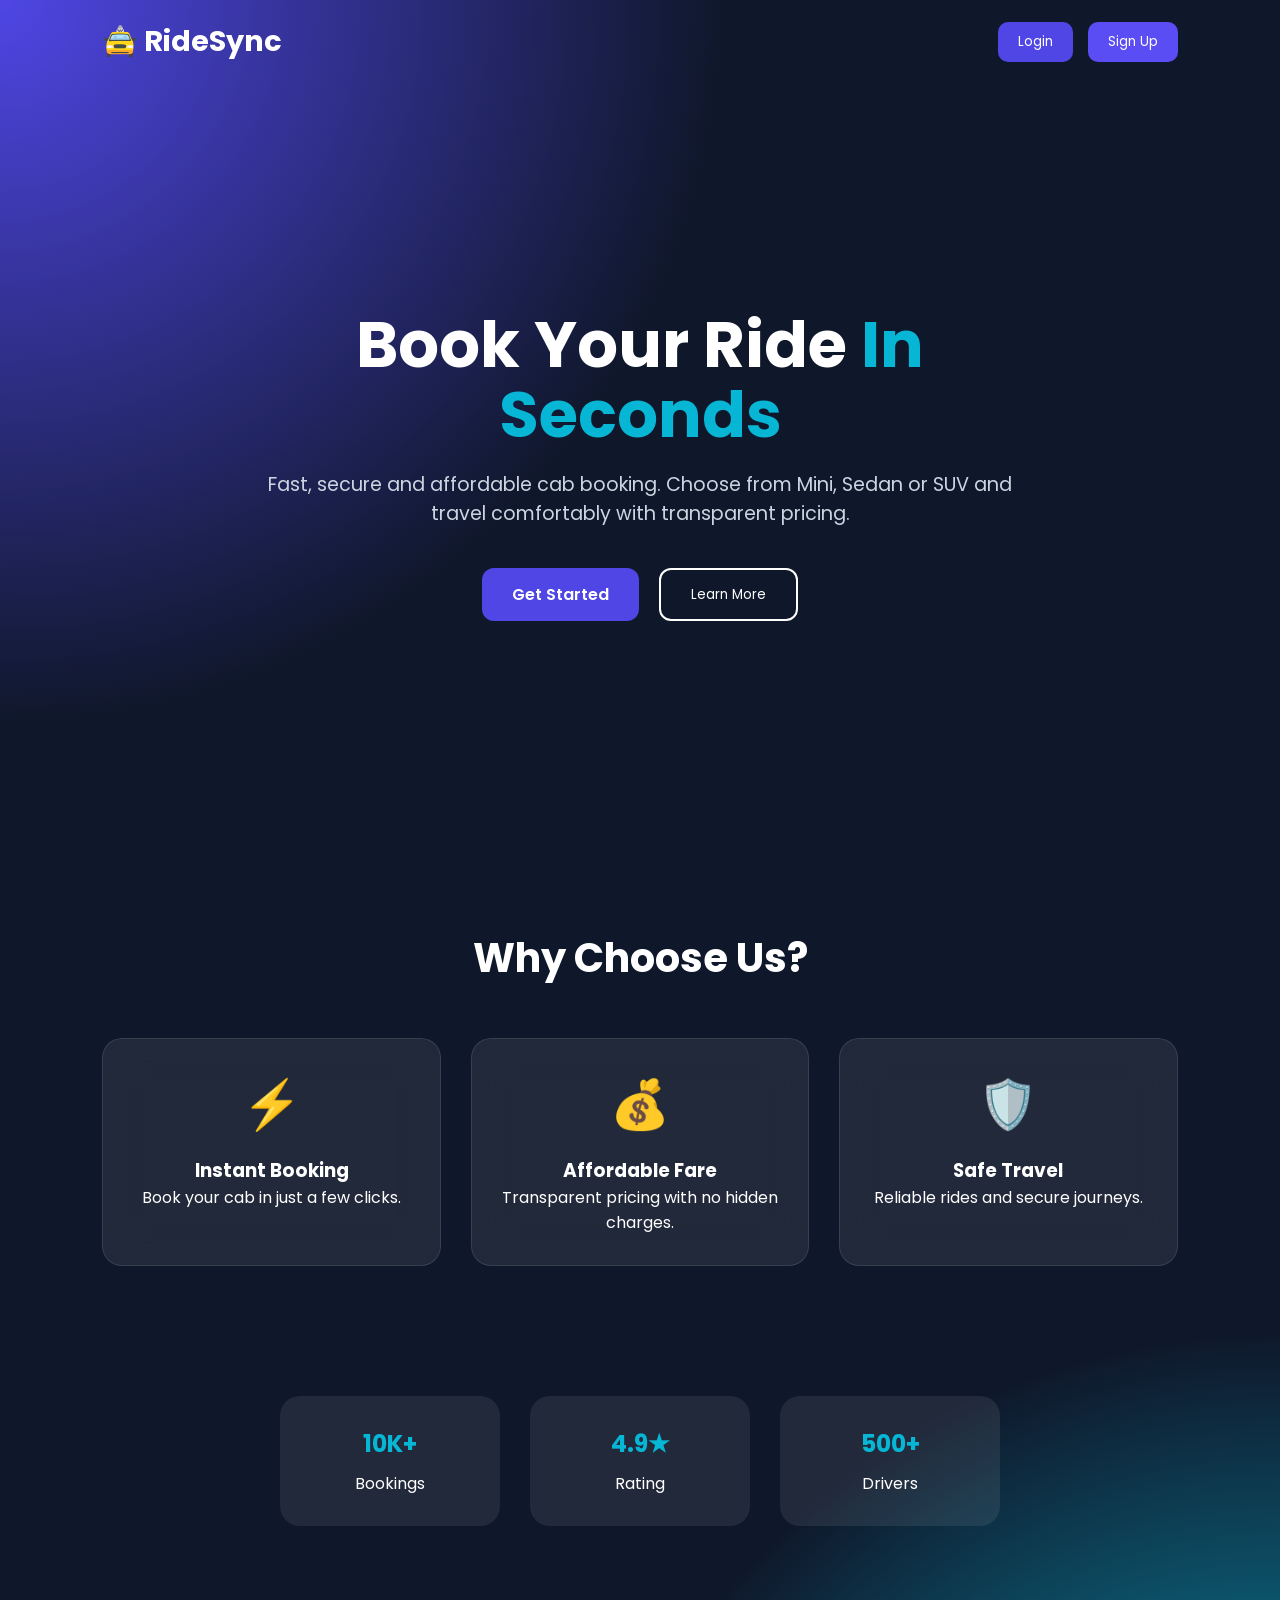
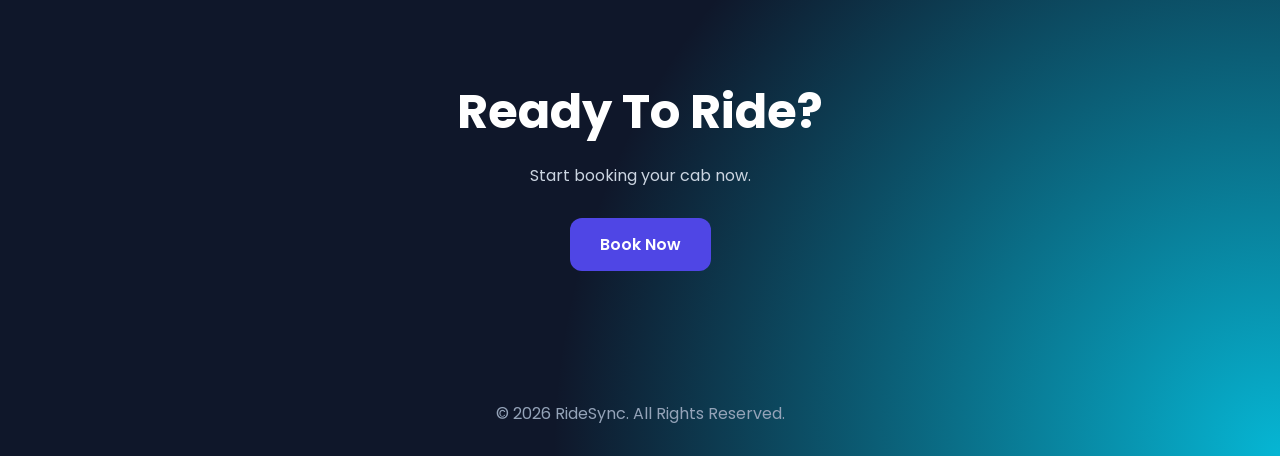
<file: CabBookingFrontend/index.html>
<!DOCTYPE html>
<html lang="en">
<head>
    <meta charset="UTF-8">
    <meta name="viewport" content="width=device-width, initial-scale=1.0">
    <title>Cab Booking System</title>

    <link rel="stylesheet" href="css/styles.css">
</head>
<body>

<nav class="navbar">
    <div class="logo">
        🚖 RideSync
    </div>

    <div class="nav-actions">

        <button
                class="nav-btn"
                onclick="goToLogin()">
            Login
        </button>

        <button
                class="nav-btn signup-btn"
                onclick="window.location.href='signup.html'">
            Sign Up
        </button>

    </div>

</nav>

<section class="hero">

    <div class="hero-content">

        <h1>
            Book Your Ride
            <span>In Seconds</span>
        </h1>

        <p>
            Fast, secure and affordable cab booking.
            Choose from Mini, Sedan or SUV and travel
            comfortably with transparent pricing.
        </p>

        <div class="hero-buttons">

            <button class="primary-btn" onclick="goToLogin()">
                Get Started
            </button>

            <button class="secondary-btn"
                    onclick="document.getElementById('features').scrollIntoView({behavior:'smooth'})">
                Learn More
            </button>

        </div>

    </div>

</section>

<section id="features" class="features">

    <h2>Why Choose Us?</h2>

    <div class="feature-grid">

        <div class="feature-card">
            <div class="feature-icon">⚡</div>
            <h3>Instant Booking</h3>
            <p>
                Book your cab in just a few clicks.
            </p>
        </div>

        <div class="feature-card">
            <div class="feature-icon">💰</div>
            <h3>Affordable Fare</h3>
            <p>
                Transparent pricing with no hidden charges.
            </p>
        </div>

        <div class="feature-card">
            <div class="feature-icon">🛡️</div>
            <h3>Safe Travel</h3>
            <p>
                Reliable rides and secure journeys.
            </p>
        </div>

    </div>

</section>

<section class="stats">

    <div class="stat-card">
        <h2>10K+</h2>
        <p>Bookings</p>
    </div>

    <div class="stat-card">
        <h2>4.9★</h2>
        <p>Rating</p>
    </div>

    <div class="stat-card">
        <h2>500+</h2>
        <p>Drivers</p>
    </div>

</section>

<section class="cta">

    <h2>Ready To Ride?</h2>

    <p>
        Start booking your cab now.
    </p>

    <button class="primary-btn" onclick="goToLogin()">
        Book Now
    </button>

</section>

<footer class="footer">
    <p>© 2026 RideSync. All Rights Reserved.</p>
</footer>

<script src="js/app.js"></script>

</body>
</html>
</file>
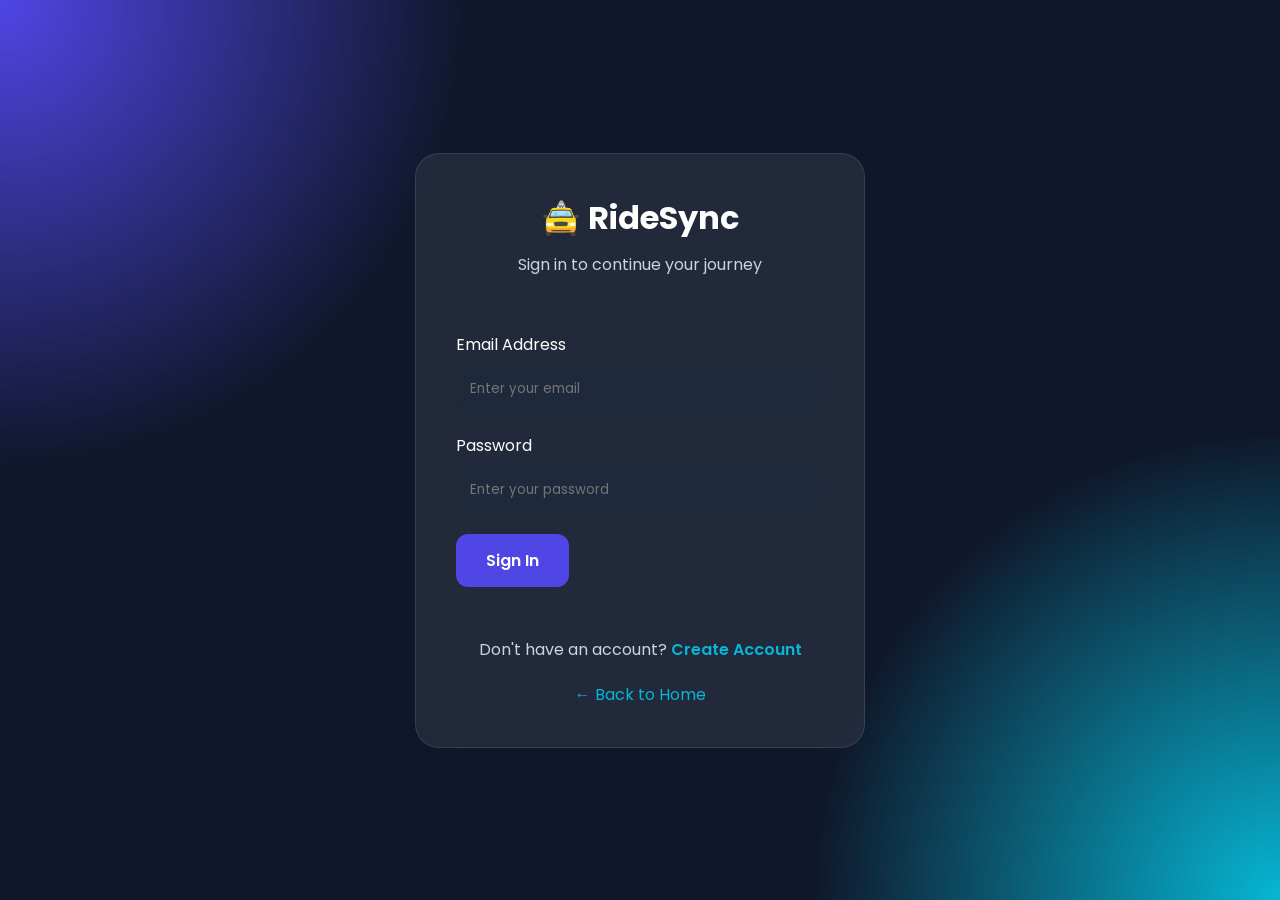
<file: CabBookingFrontend/login.html>
<!DOCTYPE html>
<html lang="en">
<head>
    <meta charset="UTF-8">
    <meta name="viewport" content="width=device-width, initial-scale=1.0">
    <title>Login - Cab Booking</title>

    <link rel="stylesheet" href="css/styles.css">
</head>
<body>

<div class="login-page">

    <div class="login-card">

        <div class="login-header">
            <h1>🚖 RideSync</h1>
            <p>Sign in to continue your journey</p>
        </div>

        <br>
        <form id="loginForm">

            <div class="input-group">
                <label>Email Address</label>
                <input
                        type="email"
                        id="email"
                        placeholder="Enter your email"
                        required>
            </div>

            <div class="input-group">
                <label>Password</label>
                <input
                        type="password"
                        id="password"
                        placeholder="Enter your password"
                        required>
            </div>

            <button
                    type="button"
                    class="primary-btn"
                    onclick="login()">

                Sign In

            </button>


        </form>
        <br>

        <p class="auth-link">
            Don't have an account?
            <a href="signup.html">Create Account</a>
        </p>

        <div class="back-link">
            <a href="index.html">← Back to Home</a>
        </div>

    </div>

</div>

<script src="js/app.js"></script>
</body>
</html>
</file>
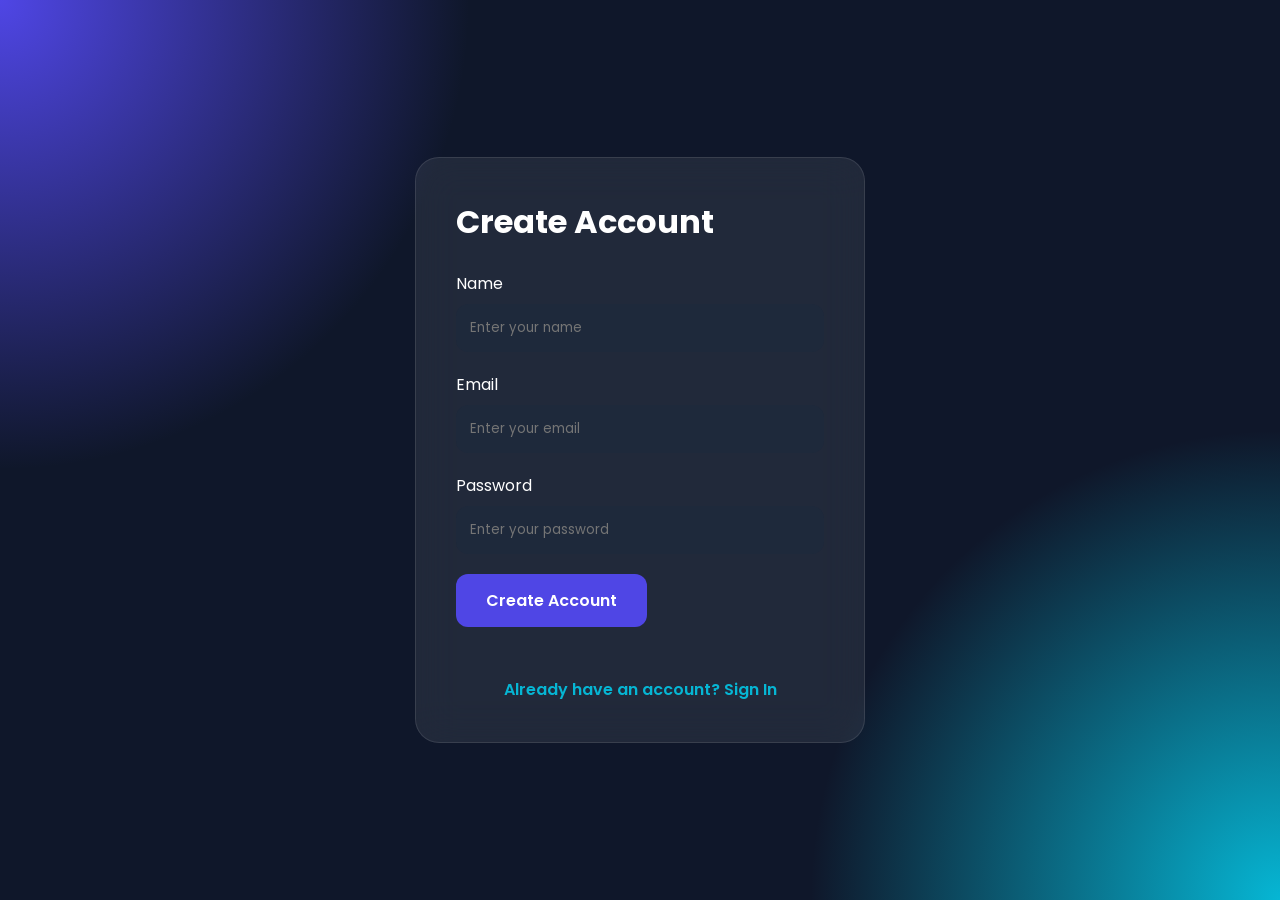
<file: CabBookingFrontend/signup.html>
<!DOCTYPE html>
<html>
<head>
    <title>RideSync Signup</title>
    <link rel="stylesheet" href="css/styles.css">
</head>
<body>

<div class="login-page">

    <div class="login-card">

        <h1>Create Account</h1><br>

        <div class="input-group">
            <label>Name</label>
            <input type="text" id="name" placeholder="Enter your name">
        </div>

        <div class="input-group">
            <label>Email</label>
            <input type="email" id="email" placeholder="Enter your email">
        </div>

        <div class="input-group">
            <label>Password</label>
            <input type="password" id="password" placeholder="Enter your password">
        </div>

        <button
                class="primary-btn"
                onclick="signup()">

            Create Account

        </button>

        <br><br>

        <p class="auth-link">
            <a href="login.html">
                Already have an account? Sign In
            </a>
        </p>

    </div>

</div>

<script src="js/signup.js"></script>

</body>
</html>
</file>
<file: CabBookingFrontend/css/styles.css>
@import url('https://fonts.googleapis.com/css2?family=Poppins:wght@300;400;500;600;700;800&display=swap');

*{
    margin:0;
    padding:0;
    box-sizing:border-box;
    font-family:'Poppins',sans-serif;
}

body{
    min-height:100vh;
    background:
        radial-gradient(circle at top left,#4f46e5 0%,transparent 30%),
        radial-gradient(circle at bottom right,#06b6d4 0%,transparent 30%),
        #0f172a;
    color:white;
}

/* NAVBAR */

.navbar{
    display:flex;
    justify-content:space-between;
    align-items:center;
    padding:20px 8%;
}

.logo{
    font-size:1.8rem;
    font-weight:700;
}

.nav-btn{
    padding:10px 20px;
    border:none;
    border-radius:10px;
    background:#4f46e5;
    color:white;
    cursor:pointer;
    transition:0.3s;
}

.nav-btn:hover{
    transform:translateY(-2px);
}

/* HERO */

.hero{
    min-height:85vh;
    display:flex;
    align-items:center;
    justify-content:center;
    text-align:center;
    padding:40px;
}

.hero-content{
    max-width:800px;
}

.hero h1{
    font-size:4rem;
    margin-bottom:20px;
    line-height:1.1;
}

.hero h1 span{
    color:#06b6d4;
}

.hero p{
    font-size:1.2rem;
    color:#cbd5e1;
    margin-bottom:40px;
}

.hero-buttons{
    display:flex;
    justify-content:center;
    gap:20px;
    flex-wrap:wrap;
}

/* BUTTONS */

.primary-btn{
    background:#4f46e5;
    color:white;
    border:none;
    padding:14px 30px;
    border-radius:12px;
    cursor:pointer;
    font-size:1rem;
    font-weight:600;
    transition:0.3s;
}

.primary-btn:hover{
    transform:translateY(-3px);
    box-shadow:0 10px 25px rgba(79,70,229,0.4);
}

.nav-actions{
    display:flex;
    align-items:center;
    gap:15px;
}

.signup-btn{
    background:#5b4df4;
}

.secondary-btn{
    background:transparent;
    border:2px solid white;
    color:white;
    padding:14px 30px;
    border-radius:12px;
    cursor:pointer;
}

.cancel-btn{
    background:#ff4d4d;
    color:white;
    border:none;
    padding:8px 16px;
    border-radius:8px;
    cursor:pointer;
    font-weight:600;
}

.cancel-btn:hover{
    opacity:0.9;
}

/* FEATURES */

.features{
    padding:80px 8%;
    text-align:center;
}

.features h2{
    font-size:2.5rem;
    margin-bottom:50px;
}

.feature-grid{
    display:grid;
    grid-template-columns:repeat(auto-fit,minmax(250px,1fr));
    gap:30px;
}

.feature-card{
    background:rgba(255,255,255,0.08);
    backdrop-filter:blur(20px);
    padding:30px;
    border-radius:20px;
    border:1px solid rgba(255,255,255,0.1);
    transition:0.3s;
}

.feature-card:hover{
    transform:translateY(-10px);
}

.feature-icon{
    font-size:3rem;
    margin-bottom:15px;
}

/* STATS */

.stats{
    padding:50px 8%;
    display:flex;
    justify-content:center;
    gap:30px;
    flex-wrap:wrap;
}

.stat-card{
    width:220px;
    text-align:center;
    background:rgba(255,255,255,0.08);
    padding:30px;
    border-radius:20px;
}

.stat-card h2{
    color:#06b6d4;
    margin-bottom:10px;
}

/* CTA */

.cta{
    text-align:center;
    padding:100px 20px;
}

.cta h2{
    font-size:3rem;
    margin-bottom:15px;
}

.cta p{
    color:#cbd5e1;
    margin-bottom:30px;
}

/* FOOTER */

.footer{
    text-align:center;
    padding:30px;
    color:#94a3b8;
}

/* LOGIN */

.login-page{
    min-height:100vh;
    display:flex;
    justify-content:center;
    align-items:center;
    padding:20px;
}

.login-card{
    width:100%;
    max-width:450px;

    background:rgba(255,255,255,0.08);
    backdrop-filter:blur(20px);

    border-radius:24px;
    padding:40px;

    border:1px solid rgba(255,255,255,0.1);
}

.login-header{
    text-align:center;
    margin-bottom:30px;
}

.login-header h1{
    margin-bottom:10px;
}

.login-header p{
    color:#cbd5e1;
}

.input-group{
    margin-bottom:20px;
}

.input-group label{
    display:block;
    margin-bottom:8px;
}

.input-group input,
.input-group select{
    width:100%;
    padding:14px;
    border:none;
    border-radius:12px;
    background:#1e293b;
    color:white;
}

.back-link{
    margin-top:20px;
    text-align:center;
}

.back-link a{
    color:#06b6d4;
    text-decoration:none;
}

/* DASHBOARD */

.dashboard{
    display:flex;
        flex-direction:column;
        gap:30px;
        width:90%;
        margin:auto;
}

.booking-card,
.history-card{
    background:rgba(255,255,255,0.08);
    backdrop-filter:blur(20px);
    border-radius:24px;
    padding:30px;
    border:1px solid rgba(255,255,255,0.1);
    width:100%;
}

.booking-card h2,
.history-card h2{
    margin-bottom:25px;
}

.fare-box{
    text-align:center;
    padding:25px;
    margin:20px 0;
    border-radius:20px;
    background:rgba(79,70,229,0.15);
}

.fare-box h3{
    color:#cbd5e1;
}

.fare-box h1{
    font-size:3rem;
    color:#06b6d4;
}

.user-section{
    display:flex;
    align-items:center;
    gap:20px;
}

/* TABLE */

table{
    width:100%;
    border-collapse:collapse;
}

th{
    background:#1e293b;
    padding:12px;
    text-align:left;
}

td{
    padding:12px;
    border-bottom:1px solid rgba(255,255,255,0.1);
}

/* RESPONSIVE */

@media(max-width:900px){

    .dashboard{
        grid-template-columns:1fr;
    }

    .hero h1{
        font-size:2.8rem;
    }

    .navbar{
        padding:20px;
    }

}

.map-container {

    margin-top: 20px;
    margin-bottom: 20px;

}

#map {

    height: 350px;
    width: 100%;

    border-radius: 15px;

    overflow: hidden;
}

/* AUTH LINKS */

.auth-link{
    margin-top:25px;
    text-align:center;
    color:#cbd5e1;
    font-size:1rem;
}

.auth-link a{
    color:#06b6d4;
    text-decoration:none;
    font-weight:600;
    transition:0.3s;
}

.auth-link a:hover{
    color:#67e8f9;
}

.auth-link a:visited{
    color:#06b6d4;
}

.ride-tracker{

    margin-top:30px;
    padding:25px;

    background:rgba(255,255,255,0.05);

    border-radius:20px;

    text-align:center;
}

.ride-tracker h3{

    margin-bottom:15px;
}

#rideStatus{

    font-size:22px;
    font-weight:600;

    color:#35d0ff;
}
</file>
